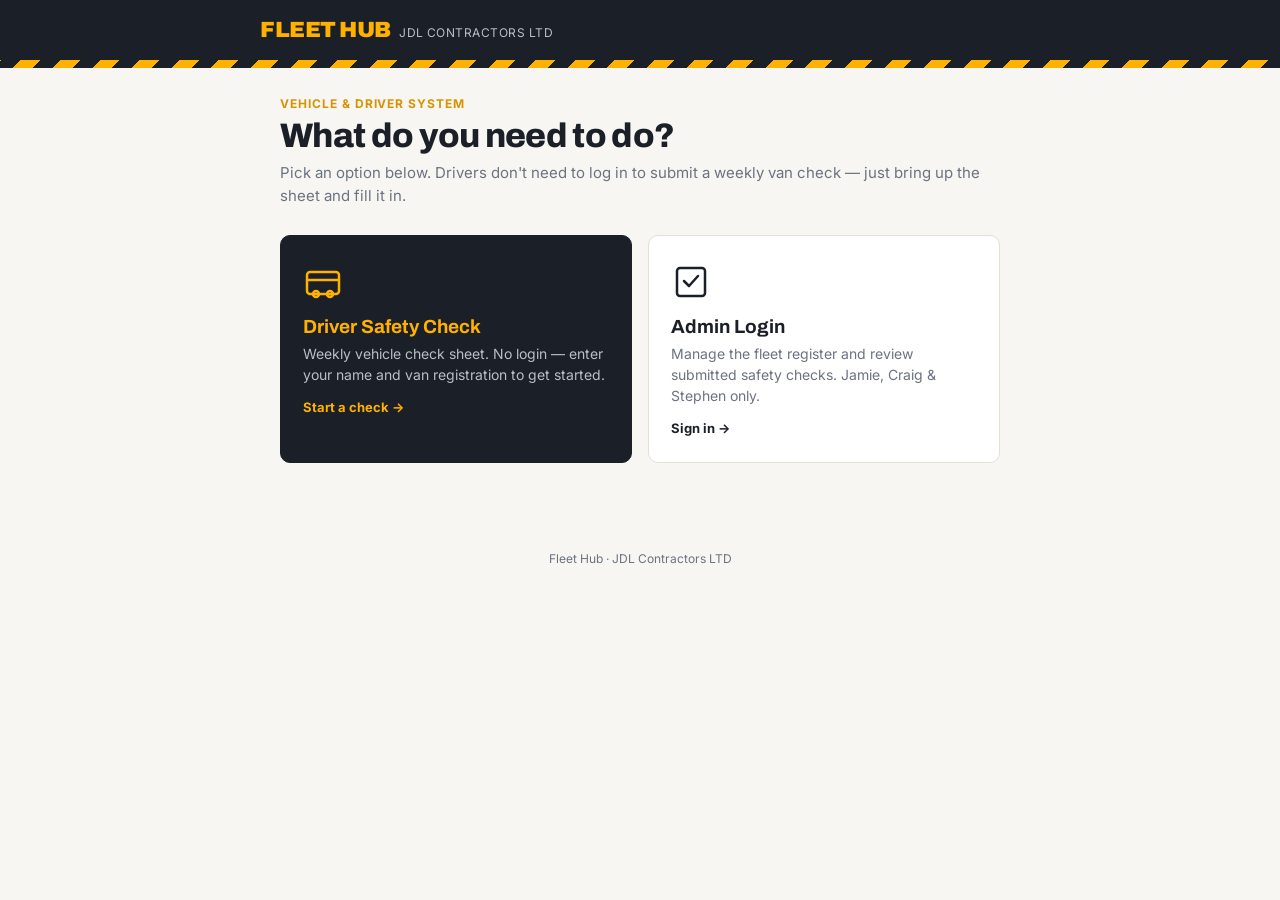
<file: index.html>
<!doctype html>
<html lang="en">
<head>
<meta charset="UTF-8">
<meta name="viewport" content="width=device-width, initial-scale=1.0">
<title>Fleet Hub — JDL Contractors LTD</title>
<link rel="stylesheet" href="assets/style.css">
<link rel="preconnect" href="https://fonts.googleapis.com">
<link href="https://fonts.googleapis.com/css2?family=Archivo:wght@800;900&family=Inter:wght@400;500;600;700&display=swap" rel="stylesheet">
</head>
<body>

  <div class="topbar">
    <div class="topbar-inner">
      <div class="brand">
        <span class="mark">FLEET HUB</span>
        <span class="sub">JDL Contractors Ltd</span>
      </div>
    </div>
  </div>
  <div class="hazard-bar"></div>

  <div class="page">
    <p class="eyebrow">Vehicle &amp; Driver System</p>
    <h1 class="page-title">What do you need to do?</h1>
    <p class="page-intro">Pick an option below. Drivers don't need to log in to submit a weekly van check — just bring up the sheet and fill it in.</p>

    <div class="tile-grid">
      <a class="tile amber" href="check.html">
        <svg class="tile-icon" viewBox="0 0 40 40" fill="none" xmlns="http://www.w3.org/2000/svg">
          <rect x="4" y="10" width="32" height="22" rx="3" stroke="#FFB100" stroke-width="2.5"/>
          <path d="M4 18H36" stroke="#FFB100" stroke-width="2.5"/>
          <circle cx="13" cy="32" r="3" stroke="#FFB100" stroke-width="2.5"/>
          <circle cx="27" cy="32" r="3" stroke="#FFB100" stroke-width="2.5"/>
        </svg>
        <h2>Driver Safety Check</h2>
        <p>Weekly vehicle check sheet. No login — enter your name and van registration to get started.</p>
        <div class="tile-cta">Start a check →</div>
      </a>

      <a class="tile" href="admin.html">
        <svg class="tile-icon" viewBox="0 0 40 40" fill="none" xmlns="http://www.w3.org/2000/svg">
          <rect x="6" y="6" width="28" height="28" rx="3" stroke="#1B1F27" stroke-width="2.5"/>
          <path d="M13 19L18 24L27 14" stroke="#1B1F27" stroke-width="2.5" stroke-linecap="round" stroke-linejoin="round"/>
        </svg>
        <h2>Admin Login</h2>
        <p>Manage the fleet register and review submitted safety checks. Jamie, Craig &amp; Stephen only.</p>
        <div class="tile-cta">Sign in →</div>
      </a>
    </div>
  </div>

  <footer class="site-footer">Fleet Hub · JDL Contractors LTD</footer>

</body>
</html>
</file>
<file: assets/style.css>
/* =====================================================================
   Fleet Hub — JDL Contractors LTD
   Shared styles
   ===================================================================== */

:root {
  --charcoal: #1B1F27;
  --navy: #11151C;
  --paper: #F7F6F2;
  --amber: #FFB100;
  --amber-dark: #D89400;
  --signal-red: #E0432B;
  --good-green: #2E8B57;
  --slate: #6B7280;
  --line: #E3E0D6;
  --radius: 10px;
  --max-w: 760px;
  --font-display: 'Archivo', system-ui, -apple-system, sans-serif;
  --font-body: 'Inter', system-ui, -apple-system, sans-serif;
}

* { box-sizing: border-box; }

html, body {
  margin: 0;
  padding: 0;
  background: var(--paper);
  color: var(--charcoal);
  font-family: var(--font-body);
  -webkit-font-smoothing: antialiased;
}

body { min-height: 100vh; }

a { color: inherit; }

img, svg { display: block; max-width: 100%; }

button {
  font-family: inherit;
  cursor: pointer;
}

input, select, textarea {
  font-family: inherit;
  font-size: 16px; /* prevents iOS zoom on focus */
}

/* ---------- Hazard stripe divider (signature element) ---------- */
.hazard-bar {
  height: 8px;
  width: 100%;
  background: repeating-linear-gradient(
    -45deg,
    var(--charcoal),
    var(--charcoal) 14px,
    var(--amber) 14px,
    var(--amber) 28px
  );
}

/* ---------- Top bar ---------- */
.topbar {
  background: var(--charcoal);
  color: var(--paper);
  padding: 18px 20px;
}

.topbar-inner {
  max-width: var(--max-w);
  margin: 0 auto;
  display: flex;
  align-items: center;
  justify-content: space-between;
  gap: 12px;
}

.brand {
  display: flex;
  align-items: baseline;
  gap: 8px;
}

.brand .mark {
  font-family: var(--font-display);
  font-weight: 900;
  font-size: 22px;
  letter-spacing: -0.02em;
  color: var(--amber);
}

.brand .sub {
  font-size: 12px;
  color: #B9BEC9;
  letter-spacing: 0.04em;
  text-transform: uppercase;
}

.topbar-action {
  background: transparent;
  border: 1px solid #3A4150;
  color: var(--paper);
  padding: 8px 14px;
  border-radius: 999px;
  font-size: 13px;
  font-weight: 600;
}

.topbar-action:hover { border-color: var(--amber); color: var(--amber); }

/* ---------- Page shell ---------- */
.page {
  max-width: var(--max-w);
  margin: 0 auto;
  padding: 28px 20px 64px;
}

.eyebrow {
  font-size: 12px;
  font-weight: 700;
  letter-spacing: 0.08em;
  text-transform: uppercase;
  color: var(--amber-dark);
  margin: 0 0 6px;
}

h1.page-title {
  font-family: var(--font-display);
  font-weight: 800;
  font-size: clamp(26px, 5vw, 34px);
  letter-spacing: -0.02em;
  margin: 0 0 8px;
}

.page-intro {
  color: var(--slate);
  font-size: 15px;
  line-height: 1.5;
  margin: 0 0 28px;
}

/* ---------- Landing tiles ---------- */
.tile-grid {
  display: grid;
  gap: 16px;
  grid-template-columns: 1fr;
}

@media (min-width: 560px) {
  .tile-grid { grid-template-columns: 1fr 1fr; }
}

.tile {
  display: block;
  text-decoration: none;
  background: white;
  border: 1px solid var(--line);
  border-radius: var(--radius);
  padding: 26px 22px;
  transition: transform 0.12s ease, box-shadow 0.12s ease, border-color 0.12s ease;
}

.tile:hover {
  transform: translateY(-2px);
  box-shadow: 0 10px 24px rgba(27, 31, 39, 0.08);
  border-color: var(--amber);
}

.tile .tile-icon {
  width: 40px;
  height: 40px;
  margin-bottom: 14px;
}

.tile h2 {
  font-family: var(--font-display);
  font-size: 19px;
  margin: 0 0 6px;
}

.tile p {
  font-size: 14px;
  color: var(--slate);
  margin: 0;
  line-height: 1.5;
}

.tile .tile-cta {
  margin-top: 14px;
  font-size: 13px;
  font-weight: 700;
  color: var(--charcoal);
  display: flex;
  align-items: center;
  gap: 6px;
}

.tile.amber { background: var(--charcoal); border-color: var(--charcoal); }
.tile.amber h2, .tile.amber .tile-cta { color: var(--amber); }
.tile.amber p { color: #B9BEC9; }

/* ---------- Cards / panels ---------- */
.card {
  background: white;
  border: 1px solid var(--line);
  border-radius: var(--radius);
  padding: 22px;
  margin-bottom: 18px;
}

.section-title {
  font-family: var(--font-display);
  font-weight: 800;
  font-size: 14px;
  letter-spacing: 0.04em;
  text-transform: uppercase;
  color: var(--charcoal);
  margin: 0 0 4px;
  display: flex;
  align-items: center;
  gap: 8px;
}

.section-title .dot {
  width: 8px; height: 8px; border-radius: 50%;
  background: var(--amber);
}

/* ---------- Form elements ---------- */
.field { margin-bottom: 16px; }

.field label {
  display: block;
  font-size: 13px;
  font-weight: 700;
  margin-bottom: 6px;
  color: var(--charcoal);
}

.field .hint {
  font-size: 12px;
  color: var(--slate);
  margin-top: 4px;
}

.field input[type="text"],
.field input[type="date"],
.field select,
.field textarea {
  width: 100%;
  padding: 11px 12px;
  border: 1.5px solid var(--line);
  border-radius: 8px;
  background: var(--paper);
  color: var(--charcoal);
}

.field input:focus,
.field select:focus,
.field textarea:focus {
  outline: none;
  border-color: var(--amber);
  background: white;
}

.field textarea { resize: vertical; min-height: 56px; }

/* ---------- Checklist rows ---------- */
.check-row {
  border-top: 1px solid var(--line);
  padding: 16px 0;
}
.check-row:first-child { border-top: none; padding-top: 6px; }

.check-q {
  font-size: 14.5px;
  font-weight: 600;
  margin: 0 0 10px;
  line-height: 1.4;
}

.pill-group {
  display: flex;
  gap: 8px;
  margin-bottom: 8px;
}

.pill {
  flex: 1;
  text-align: center;
  padding: 10px 8px;
  border-radius: 8px;
  border: 1.5px solid var(--line);
  background: white;
  font-size: 13px;
  font-weight: 700;
  color: var(--slate);
  user-select: none;
}

.pill input { display: none; }

.pill.yes.checked { background: rgba(46,139,87,0.1); border-color: var(--good-green); color: var(--good-green); }
.pill.no.checked { background: rgba(224,67,43,0.1); border-color: var(--signal-red); color: var(--signal-red); }
.pill.na.checked { background: rgba(107,114,128,0.12); border-color: var(--slate); color: var(--charcoal); }

.comment-toggle {
  font-size: 12px;
  color: var(--slate);
  text-decoration: underline;
  cursor: pointer;
  background: none;
  border: none;
  padding: 0;
}

/* ---------- Buttons ---------- */
.btn {
  display: inline-flex;
  align-items: center;
  justify-content: center;
  gap: 8px;
  padding: 13px 22px;
  border-radius: 999px;
  border: none;
  font-weight: 700;
  font-size: 15px;
  text-decoration: none;
}

.btn-primary { background: var(--amber); color: var(--charcoal); width: 100%; }
.btn-primary:hover { background: var(--amber-dark); }
.btn-primary:disabled { opacity: 0.5; cursor: not-allowed; }

.btn-ghost { background: transparent; border: 1.5px solid var(--line); color: var(--charcoal); }
.btn-ghost:hover { border-color: var(--charcoal); }

.btn-danger { background: rgba(224,67,43,0.1); color: var(--signal-red); border: 1.5px solid rgba(224,67,43,0.3); }

.btn-small { padding: 8px 14px; font-size: 13px; }

/* ---------- Alerts / states ---------- */
.alert {
  border-radius: 8px;
  padding: 14px 16px;
  font-size: 14px;
  margin-bottom: 16px;
}
.alert-error { background: rgba(224,67,43,0.08); color: #9B2E1D; border: 1px solid rgba(224,67,43,0.25); }
.alert-success { background: rgba(46,139,87,0.08); color: #1F5C3D; border: 1px solid rgba(46,139,87,0.25); }
.alert-warn { background: rgba(255,177,0,0.12); color: #7A5400; border: 1px solid rgba(255,177,0,0.35); }

.success-screen { text-align: center; padding: 40px 12px; }
.success-screen .icon { font-size: 44px; margin-bottom: 12px; }

/* ---------- Tables (admin) ---------- */
.table-wrap { overflow-x: auto; border: 1px solid var(--line); border-radius: var(--radius); }

table.data-table { width: 100%; border-collapse: collapse; font-size: 13.5px; background: white; }
table.data-table th {
  text-align: left;
  font-size: 11px;
  text-transform: uppercase;
  letter-spacing: 0.04em;
  color: var(--slate);
  background: var(--paper);
  padding: 10px 12px;
  border-bottom: 1px solid var(--line);
  white-space: nowrap;
}
table.data-table td {
  padding: 10px 12px;
  border-bottom: 1px solid var(--line);
  vertical-align: top;
}
table.data-table tr:last-child td { border-bottom: none; }
table.data-table tr:hover td { background: #FCFBF8; }

.badge { display: inline-block; padding: 3px 9px; border-radius: 999px; font-size: 11px; font-weight: 700; }
.badge-yes { background: rgba(46,139,87,0.12); color: var(--good-green); }
.badge-no { background: rgba(224,67,43,0.12); color: var(--signal-red); }
.badge-pending { background: rgba(107,114,128,0.12); color: var(--slate); }
.badge-defect { background: rgba(224,67,43,0.14); color: var(--signal-red); }
.badge-reviewed { background: rgba(46,139,87,0.12); color: var(--good-green); }

/* ---------- Tabs ---------- */
.tabs { display: flex; gap: 6px; margin-bottom: 20px; border-bottom: 1px solid var(--line); }
.tab-btn {
  background: none; border: none; padding: 12px 4px; margin-right: 18px;
  font-size: 14px; font-weight: 700; color: var(--slate);
  border-bottom: 2.5px solid transparent;
}
.tab-btn.active { color: var(--charcoal); border-bottom-color: var(--amber); }

/* ---------- Login ---------- */
.login-shell {
  min-height: 100vh;
  display: flex;
  align-items: center;
  justify-content: center;
  background: var(--navy);
  padding: 20px;
}

.login-card {
  background: white;
  border-radius: 14px;
  padding: 32px 28px;
  width: 100%;
  max-width: 380px;
}

/* ---------- Utility ---------- */
.flex { display: flex; align-items: center; }
.flex-between { display: flex; align-items: center; justify-content: space-between; }
.gap-8 { gap: 8px; }
.gap-12 { gap: 12px; }
.muted { color: var(--slate); }
.small { font-size: 12.5px; }
.center { text-align: center; }
.mt-0 { margin-top: 0; }
.mb-0 { margin-bottom: 0; }
.hidden { display: none !important; }
.spinner {
  width: 18px; height: 18px;
  border: 2.5px solid rgba(0,0,0,0.15);
  border-top-color: var(--charcoal);
  border-radius: 50%;
  animation: spin 0.7s linear infinite;
  display: inline-block;
}
@keyframes spin { to { transform: rotate(360deg); } }

.empty-state { text-align: center; padding: 50px 16px; color: var(--slate); }
.empty-state .icon { font-size: 32px; margin-bottom: 10px; }

footer.site-footer {
  text-align: center;
  padding: 24px 20px 40px;
  font-size: 12px;
  color: var(--slate);
}
</file>
